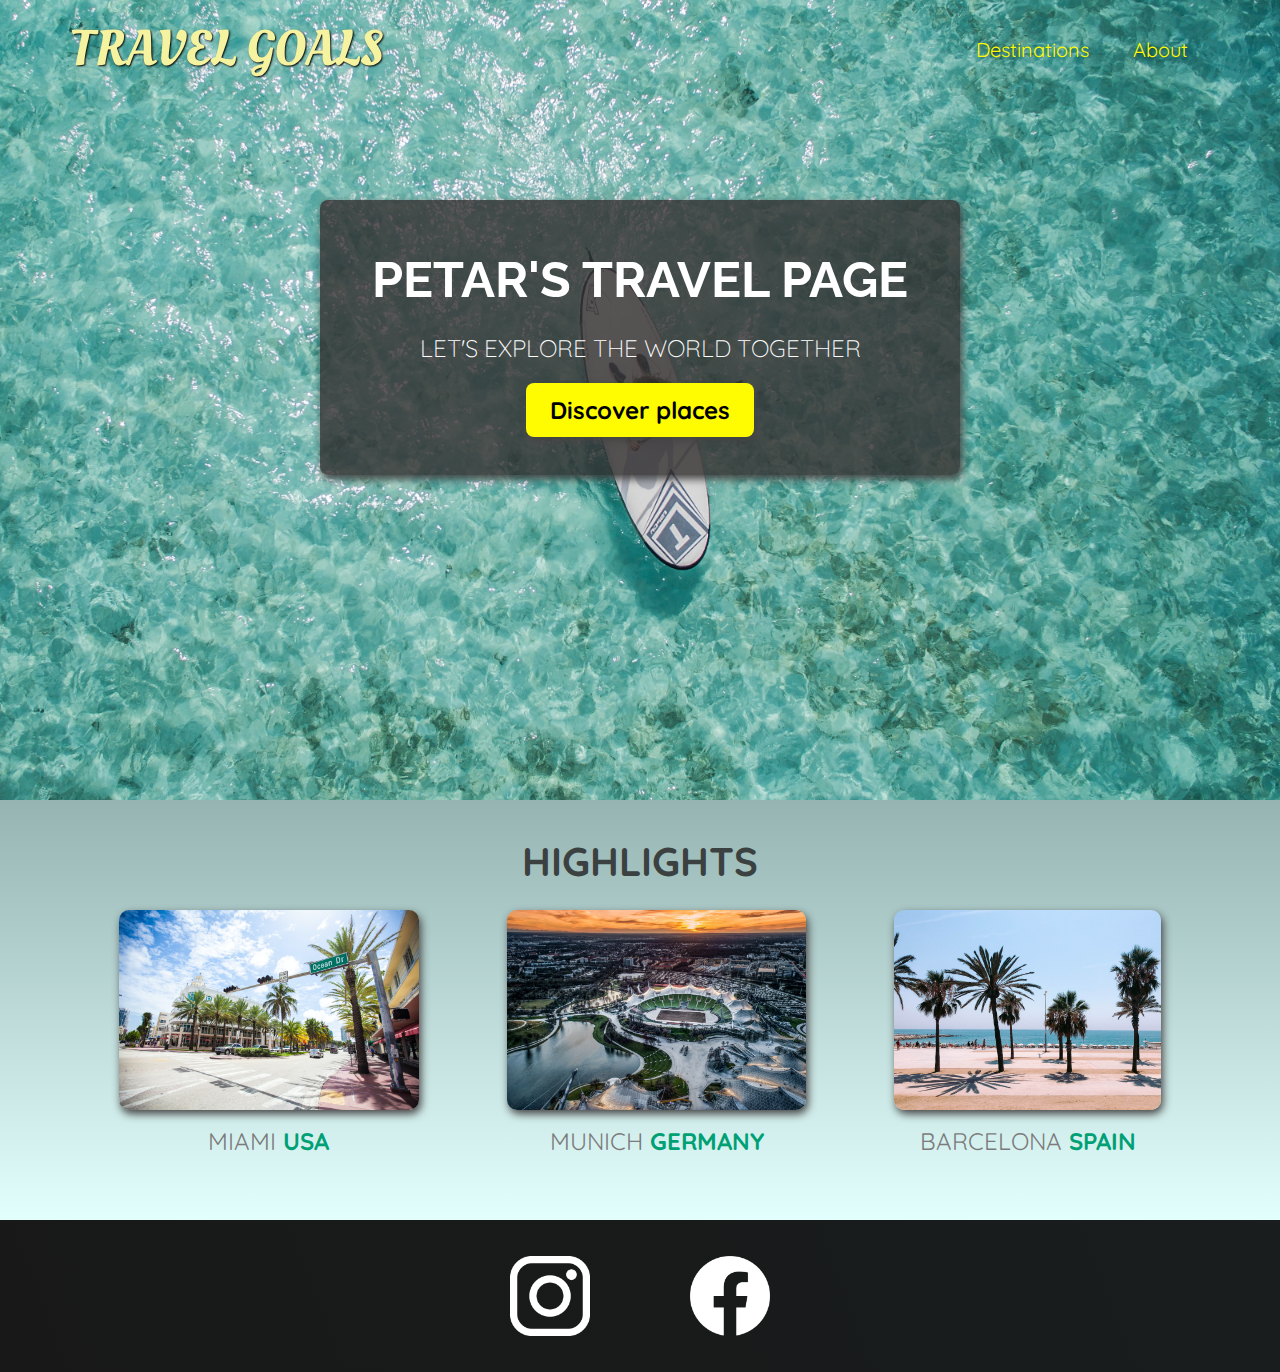
<file: index.html>
<!DOCTYPE html>
<html lang="en">
    <head>
        <meta charset="UTF-8" />
        <meta http-equiv="X-UA-Compatible" content="IE=edge" />
        <meta name="viewport" content="width=device-width, initial-scale=1.0" />
        <title>Travel Goals</title>

        <link rel="stylesheet" href="styles.css" />
        <link rel="stylesheet" href="index.css" />
        <link
            href="https://fonts.googleapis.com/css2?family=Raleway:wght@700&family=Oleo+Script:wght@700&family=Quicksand:wght@300;500;700&display=swap"
            rel="stylesheet"
        />
    </head>
    <body>
        <header>
            <div id="logo">
                <a href="/index.html">Travel Goals</a>
            </div>
            <nav>
                <ul>
                    <li><a href="/places.html">Destinations</a></li>
                    <li><a href="">About</a></li>
                </ul>
            </nav>
        </header>

        <main>
            <section id="hero">
                <div id="hero-content">
                    <h1>Petar's Travel Page</h1>
                    <p>Let's explore the world together</p>
                    <a href="/places.html">Discover places</a>
                </div>
            </section>
            <section id="highlights">
                <h2>Highlights</h2>
                <div id="destinations">
                    <div class="destination">
                        <img
                            src="/images/places/miami.jpg"
                            alt="Miami street on a sunny day"
                        />
                        <p>Miami <strong>USA</strong></p>
                    </div>
                    <div class="destination">
                        <img
                            src="/images/places/munich.jpg"
                            alt="Munich football stadium in winter"
                        />
                        <p>Munich <strong>Germany</strong></p>
                    </div>
                    <div class="destination">
                        <img
                            src="/images/places/barcelona.jpg"
                            alt="Palm beach in Barcelona"
                        />
                        <p>Barcelona <strong>Spain</strong></p>
                    </div>
                </div>
            </section>
        </main>

        <footer>
            <div id="links">
                <div>
                    <a href="https://instagram.com"
                        ><img
                            src="/images/icons/insta.png"
                            alt="Instagram logo"
                    /></a>
                </div>
                <div>
                    <a href="https://facebook.com"
                        ><img
                            src="/images/icons/facebook.png"
                            alt="Instagram logo"
                    /></a>
                </div>
            </div>
        </footer>
    </body>
</html>
</file>
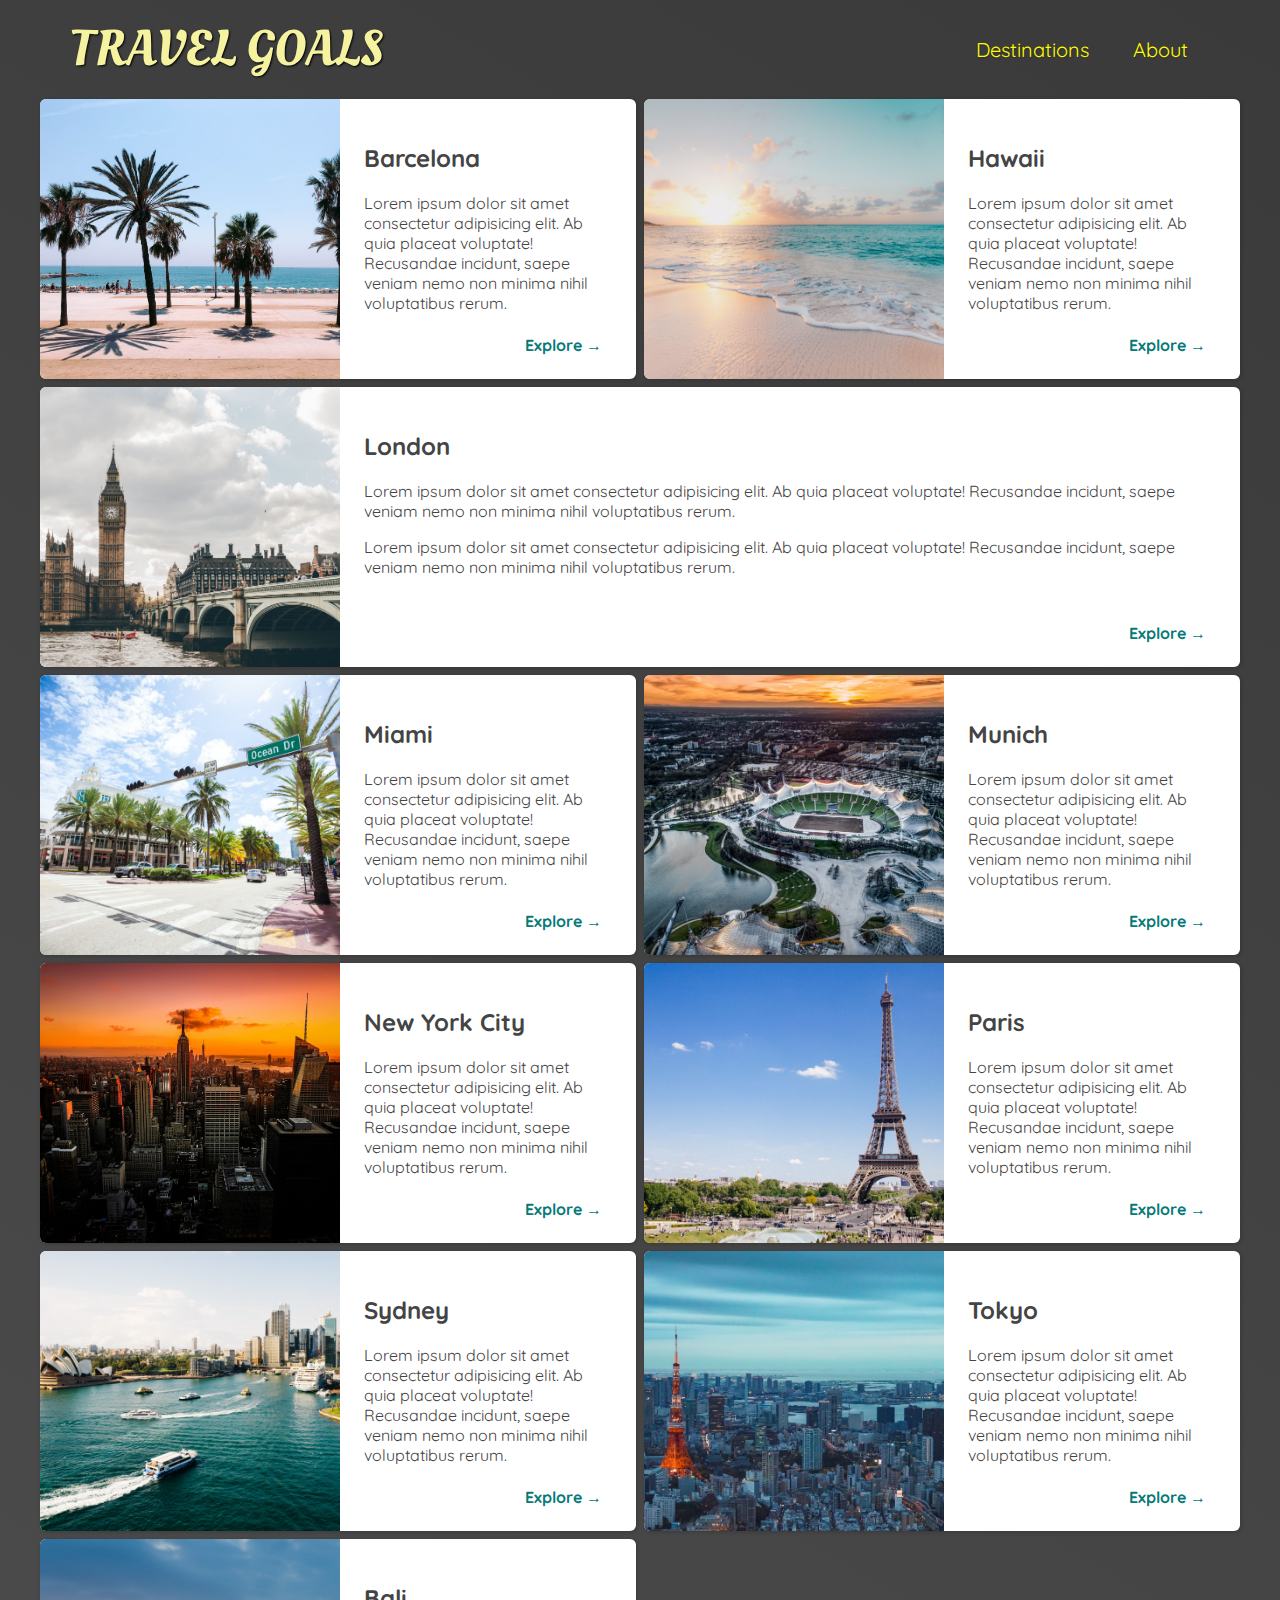
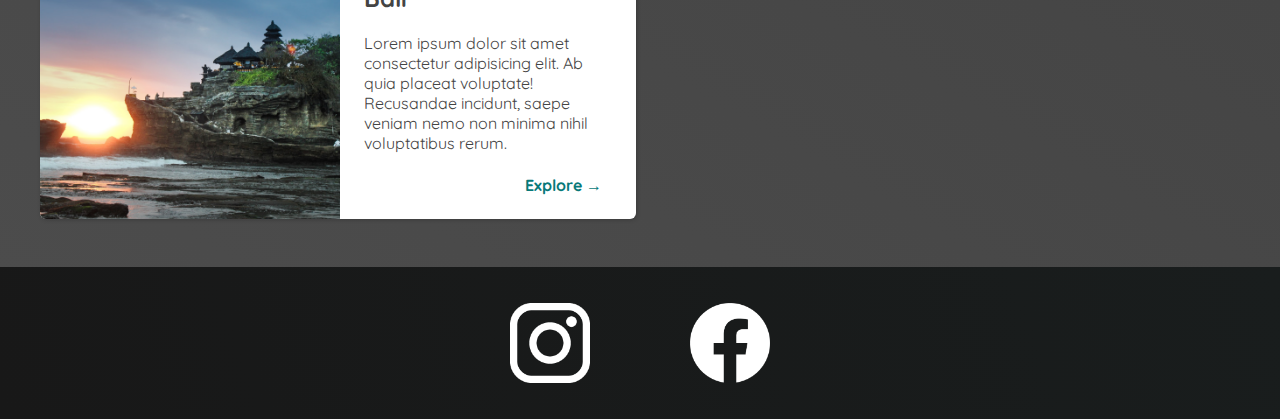
<file: places.html>
<!DOCTYPE html>
<html lang="en">
    <head>
        <meta charset="UTF-8" />
        <meta http-equiv="X-UA-Compatible" content="IE=edge" />
        <meta name="viewport" content="width=device-width, initial-scale=1.0" />
        <title>Travel Goals</title>

        <link rel="stylesheet" href="styles.css" />
        <link rel="stylesheet" href="places.css" />
        <link
            href="https://fonts.googleapis.com/css2?family=Raleway:wght@700&family=Oleo+Script:wght@700&family=Quicksand:wght@300;500;700&display=swap"
            rel="stylesheet"
        />
    </head>
    <body>
        <header>
            <div id="logo">
                <a href="/index.html">Travel Goals</a>
            </div>
            <nav>
                <ul>
                    <li><a href="/places.html">Destinations</a></li>
                    <li><a href="">About</a></li>
                </ul>
            </nav>
        </header>

        <main>
            <div id="cards">
                <div class="card">
                    <img
                        src="/images/places/barcelona.jpg"
                        alt="City of Barcelona"
                    />
                    <div class="content">
                        <div>
                            <h2>Barcelona</h2>
                            <p>
                                Lorem ipsum dolor sit amet consectetur
                                adipisicing elit. Ab quia placeat voluptate!
                                Recusandae incidunt, saepe veniam nemo non
                                minima nihil voluptatibus rerum.
                            </p>
                        </div>

                        <div class="actions">
                            <a href="https://en.wikipedia.org/wiki/Barcelona"
                                >Explore &#x2192;</a
                            >
                        </div>
                    </div>
                </div>
                <div class="card">
                    <img src="images/places/hawaii.jpg" alt="Hawaii beach" />
                    <div class="content">
                        <div>
                            <h2>Hawaii</h2>
                            <p>
                                Lorem ipsum dolor sit amet consectetur
                                adipisicing elit. Ab quia placeat voluptate!
                                Recusandae incidunt, saepe veniam nemo non
                                minima nihil voluptatibus rerum.
                            </p>
                        </div>
                        <div class="actions">
                            <a href="https://en.wikipedia.org/wiki/Hawaii"
                                >Explore &#x2192;</a
                            >
                        </div>
                    </div>
                </div>
                <div class="card">
                    <img src="images/places/london.jpg" alt="London city" />
                    <div class="content">
                        <div>
                            <h2>London</h2>
                            <p>
                                Lorem ipsum dolor sit amet consectetur
                                adipisicing elit. Ab quia placeat voluptate!
                                Recusandae incidunt, saepe veniam nemo non
                                minima nihil voluptatibus rerum.
                            </p>
                            <p>
                                Lorem ipsum dolor sit amet consectetur
                                adipisicing elit. Ab quia placeat voluptate!
                                Recusandae incidunt, saepe veniam nemo non
                                minima nihil voluptatibus rerum.
                            </p>
                        </div>
                        <div class="actions">
                            <a href="https://en.wikipedia.org/wiki/London"
                                >Explore &#x2192;</a
                            >
                        </div>
                    </div>
                </div>
                <div class="card">
                    <img src="images/places/miami.jpg" alt="Miami streets" />
                    <div class="content">
                        <div>
                            <h2>Miami</h2>
                            <p>
                                Lorem ipsum dolor sit amet consectetur
                                adipisicing elit. Ab quia placeat voluptate!
                                Recusandae incidunt, saepe veniam nemo non
                                minima nihil voluptatibus rerum.
                            </p>
                        </div>
                        <div class="actions">
                            <a href="https://en.wikipedia.org/wiki/Miami"
                                >Explore &#x2192;</a
                            >
                        </div>
                    </div>
                </div>
                <div class="card">
                    <img
                        src="images/places/munich.jpg"
                        alt="Munich football stadium"
                    />
                    <div class="content">
                        <div>
                            <h2>Munich</h2>
                            <p>
                                Lorem ipsum dolor sit amet consectetur
                                adipisicing elit. Ab quia placeat voluptate!
                                Recusandae incidunt, saepe veniam nemo non
                                minima nihil voluptatibus rerum.
                            </p>
                        </div>
                        <div class="actions">
                            <a href="https://en.wikipedia.org/wiki/Munich"
                                >Explore &#x2192;</a
                            >
                        </div>
                    </div>
                </div>
                <div class="card">
                    <img
                        src="images/places/new-york-city.jpg"
                        alt="New York City skyline"
                    />
                    <div class="content">
                        <div>
                            <h2>New York City</h2>
                            <p>
                                Lorem ipsum dolor sit amet consectetur
                                adipisicing elit. Ab quia placeat voluptate!
                                Recusandae incidunt, saepe veniam nemo non
                                minima nihil voluptatibus rerum.
                            </p>
                        </div>
                        <div class="actions">
                            <a
                                href="https://en.wikipedia.org/wiki/New_York_City"
                                >Explore &#x2192;</a
                            >
                        </div>
                    </div>
                </div>
                <div class="card">
                    <img src="images/places/paris.jpg" alt="Paris city" />
                    <div class="content">
                        <div>
                            <h2>Paris</h2>
                            <p>
                                Lorem ipsum dolor sit amet consectetur
                                adipisicing elit. Ab quia placeat voluptate!
                                Recusandae incidunt, saepe veniam nemo non
                                minima nihil voluptatibus rerum.
                            </p>
                        </div>
                        <div class="actions">
                            <a href="https://en.wikipedia.org/wiki/Paris"
                                >Explore &#x2192;</a
                            >
                        </div>
                    </div>
                </div>
                <div class="card">
                    <img src="images/places/sydney.jpg" alt="Sydney beach" />
                    <div class="content">
                        <div>
                            <h2>Sydney</h2>
                            <p>
                                Lorem ipsum dolor sit amet consectetur
                                adipisicing elit. Ab quia placeat voluptate!
                                Recusandae incidunt, saepe veniam nemo non
                                minima nihil voluptatibus rerum.
                            </p>
                        </div>
                        <div class="actions">
                            <a href="https://en.wikipedia.org/wiki/Sydney"
                                >Explore &#x2192;</a
                            >
                        </div>
                    </div>
                </div>
                <div class="card">
                    <img src="images/places/tokyo.jpg" alt="Tokyo skyline" />
                    <div class="content">
                        <div>
                            <h2>Tokyo</h2>
                            <p>
                                Lorem ipsum dolor sit amet consectetur
                                adipisicing elit. Ab quia placeat voluptate!
                                Recusandae incidunt, saepe veniam nemo non
                                minima nihil voluptatibus rerum.
                            </p>
                        </div>
                        <div class="actions">
                            <a href="https://en.wikipedia.org/wiki/Tokyo"
                                >Explore &#x2192;</a
                            >
                        </div>
                    </div>
                </div>
                <div class="card">
                    <img src="images/places/bali.jpg" alt="Bali beach" />
                    <div class="content">
                        <div>
                            <h2>Bali</h2>
                            <p>
                                Lorem ipsum dolor sit amet consectetur
                                adipisicing elit. Ab quia placeat voluptate!
                                Recusandae incidunt, saepe veniam nemo non
                                minima nihil voluptatibus rerum.
                            </p>
                        </div>
                        <div class="actions">
                            <a href="https://en.wikipedia.org/wiki/Bali"
                                >Explore &#x2192;</a
                            >
                        </div>
                    </div>
                </div>
            </div>
        </main>

        <footer>
            <div id="links">
                <div>
                    <a href="https://instagram.com"
                        ><img
                            src="/images/icons/insta.png"
                            alt="Instagram logo"
                    /></a>
                </div>
                <div>
                    <a href="https://facebook.com"
                        ><img
                            src="/images/icons/facebook.png"
                            alt="Instagram logo"
                    /></a>
                </div>
            </div>
        </footer>
    </body>
</html>
</file>
<file: styles.css>
body {
    font-family: "Quicksand", sans-serif;
    margin: 0;
}

header {
    display: flex;
    justify-content: space-between;
    align-items: center;
    padding: 15px 60px;
    position: absolute;
    top: 0;
    left: 0;
    width: 100%;
    box-sizing: border-box;
}

#logo a {
    padding: 10px;
    font-family: "Oleo Script", sans-serif;
    font-size: 50px;
    color: rgb(245, 243, 160);
    text-decoration: none;
    text-transform: uppercase;
    text-shadow: 1px 1px 2px rgb(0, 0, 0);
}

header ul {
    display: flex;
    justify-content: space-between;
    flex-wrap: nowrap;
}

header li {
    margin-right: 20px;
}

ul {
    list-style: none;
    margin: 0;
    padding: 0;
}

header a {
    text-decoration: none;
    color: rgb(255, 251, 0);
    font-size: 20px;
    padding: 12px;
    text-shadow: 1px 1px 2px rgba(0, 0, 0, 0.2);
    border-radius: 8px;
}

header a:hover {
    color: rgb(77, 77, 77);
    background-color: rgb(255, 251, 0);
}

footer {
    background: linear-gradient(70deg, rgb(24, 24, 24), rgb(25, 29, 29));
    padding: 36px 0;
}

#links {
    display: flex;
    justify-content: center;
}

#links > div {
    width: 80px;
    height: 80px;
    margin: 0 50px;
}

footer img {
    width: 100%;
    height: 100%;
}
</file>
<file: index.css>
#hero {
    height: 800px;
    background-image: url("/images/places/ocean.jpg");
    background-position: center;
    background-size: cover;
}

#hero-content {
    width: 50%;
    background-color: rgba(51, 47, 47, 0.8);
    box-shadow: 2px 4px 8px rgb(68, 67, 67);
    border-radius: 8px;
    text-align: center;
    padding: 50px 0;
    margin: 0 auto;
    position: relative;
    top: 200px;
}

#hero-content h1 {
    color: white;
    text-transform: uppercase;
    font-family: "Raleway", sans-serif;
    font-size: 50px;
    margin: 0;
}

#hero-content p {
    color: white;
    text-transform: uppercase;
    font-size: 24px;
    font-weight: 300;
    margin-bottom: 32px;
}

#hero-content a {
    text-decoration: none;
    background-color: rgb(255, 251, 0);
    padding: 12px 24px;
    color: black;
    font-size: 24px;
    font-weight: bold;
    border-radius: 8px;
    box-shadow: 2px 4px 8px rgb(68, 67, 67);
}

#hero-content a:hover {
    background-color: rgb(255, 238, 0);
}

#highlights {
    padding: 12px;
    background: linear-gradient(0deg, rgb(227, 255, 253), rgb(149, 180, 178));
}

#highlights h2 {
    text-transform: uppercase;
    text-align: center;
    font-size: 40px;
    color: rgb(59, 65, 64);
    margin: 24px 0;
}

#destinations {
    display: flex;
    width: 90%;
    margin: auto;
    margin-bottom: 40px;
    justify-content: space-around;
}

.destination {
    margin: 0 20px;
    text-transform: uppercase;
}

.destination img {
    height: 200px;
    width: 100%;
    box-shadow: 2px 4px 8px rgb(68, 67, 67);
    border-radius: 10px;
    object-fit: cover;
}

.destination p {
    text-align: center;
    font-size: 24px;
    color: rgb(124, 123, 123);
    margin: 12px 0;
}

.destination p > strong {
    color: rgb(0, 160, 117);
}
</file>
<file: places.css>
body {
    background: linear-gradient(30deg, rgb(77, 77, 77), rgb(58, 58, 58));
    color: rgb(68, 68, 68);
}

header {
    position: static;
}

#cards {
    width: 1200px;
    margin: 0 auto 48px auto;
    display: grid;
    grid-template-columns: 1fr 1fr;
    gap: 8px;
}

.card:nth-of-type(3) {
    grid-column: 1 / span 2;
}

.card {
    display: flex;
    background-color: white;
    box-shadow: 1px 1px 4px rgba(0, 0, 0, 0.2);
    border-radius: 6px;
    overflow: hidden;
}

#cards > .card > img {
    width: 300px;
    height: 280px;
    object-fit: cover;
}

.content {
    padding: 24px;
    display: flex;
    flex-direction: column;
    justify-content: space-between;
}

.actions {
    text-align: end;
}

.actions a {
    text-decoration: none;
    font-weight: bold;
    color: rgb(8, 121, 121);
    /* color: rgb(22, 211, 228); */
    padding: 5px 10px;
    border-radius: 5px;
}

.actions a:hover {
    background-color: rgb(199, 236, 236);
    /* background-color: rgb(235, 253, 255); */
}
</file>
